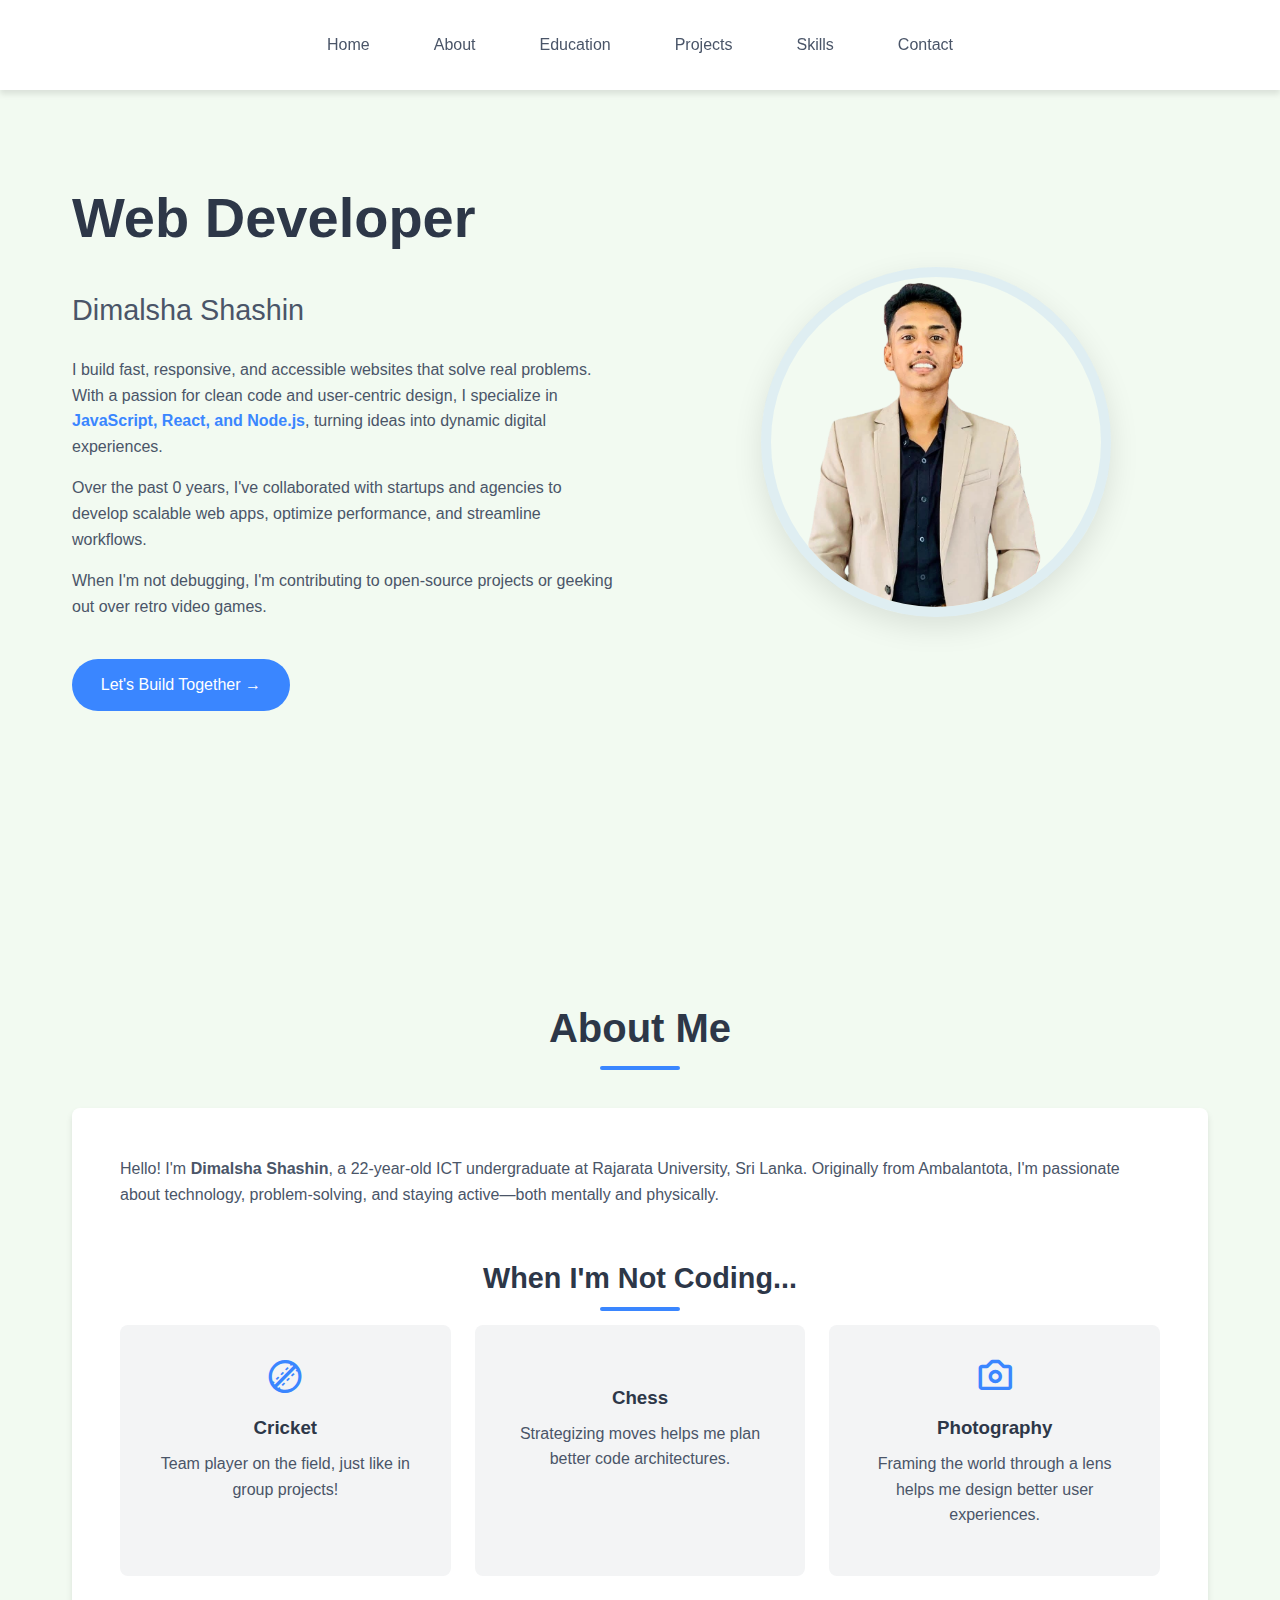
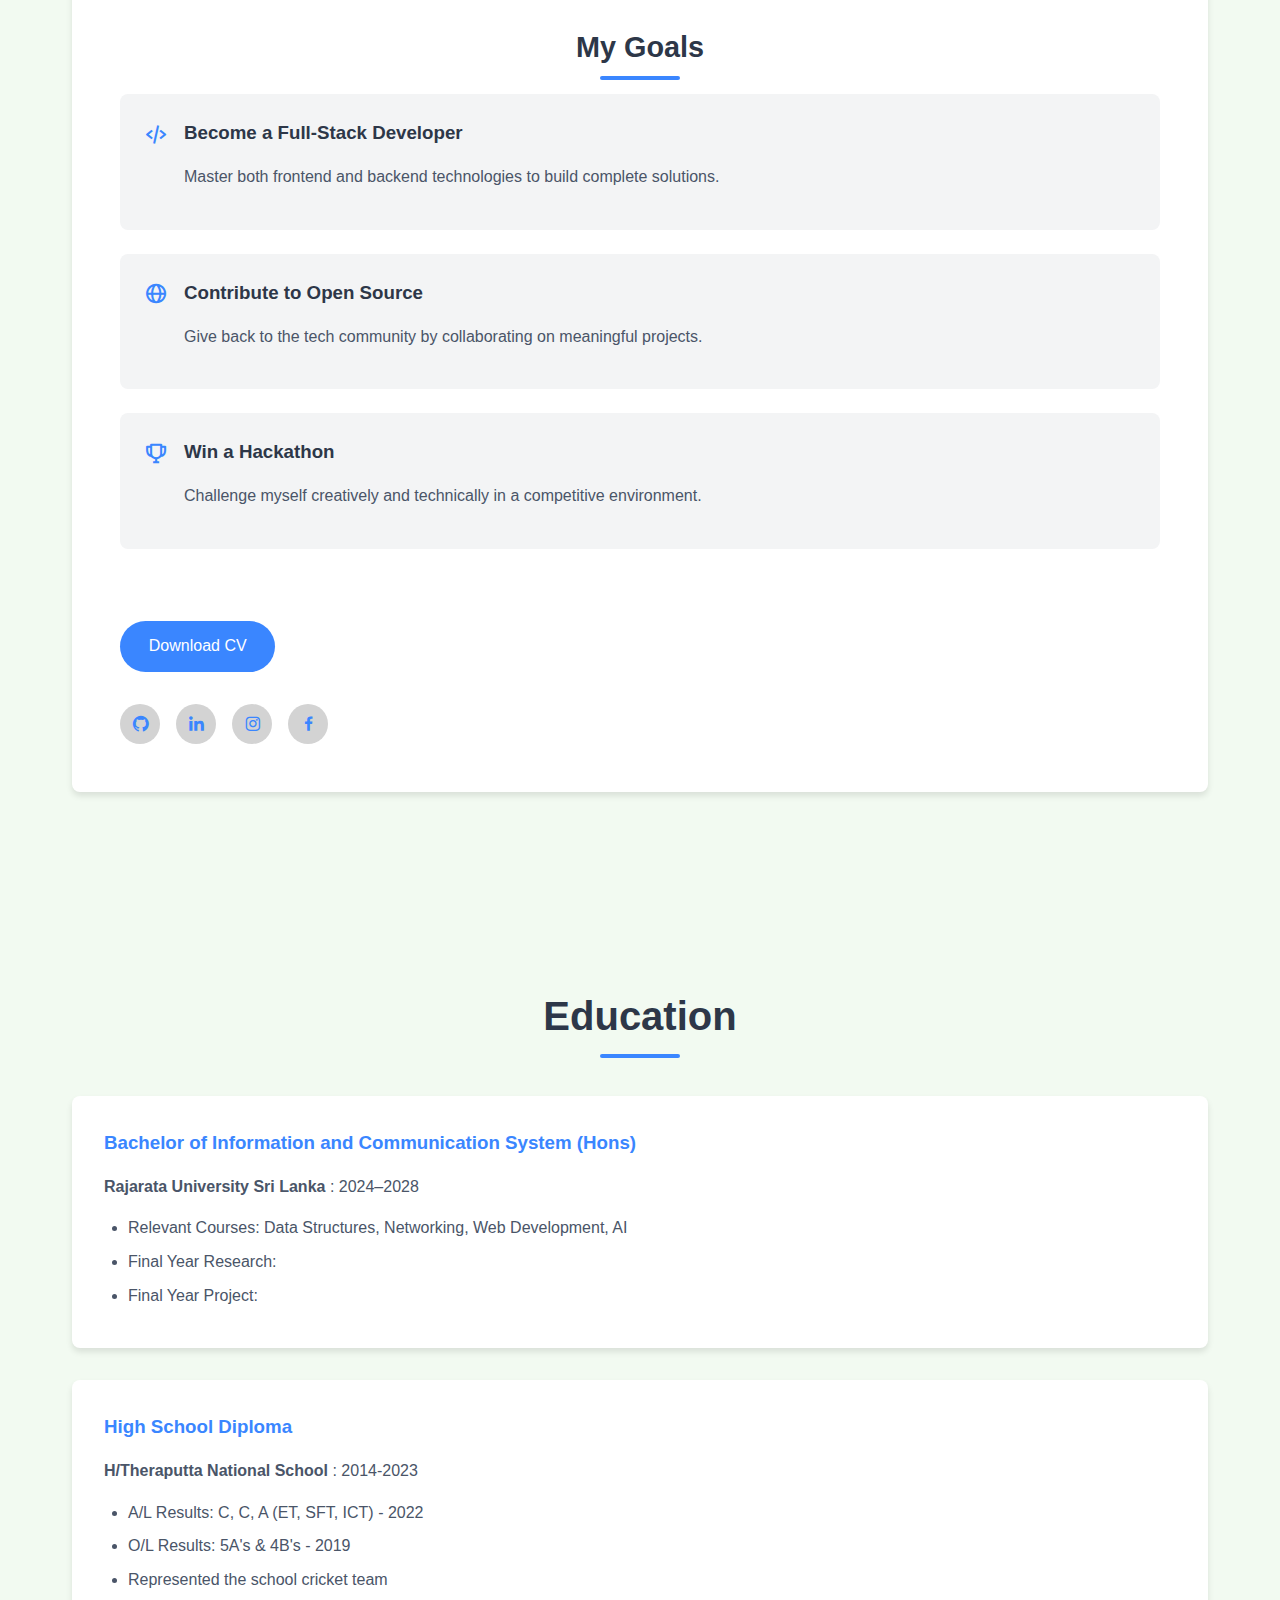
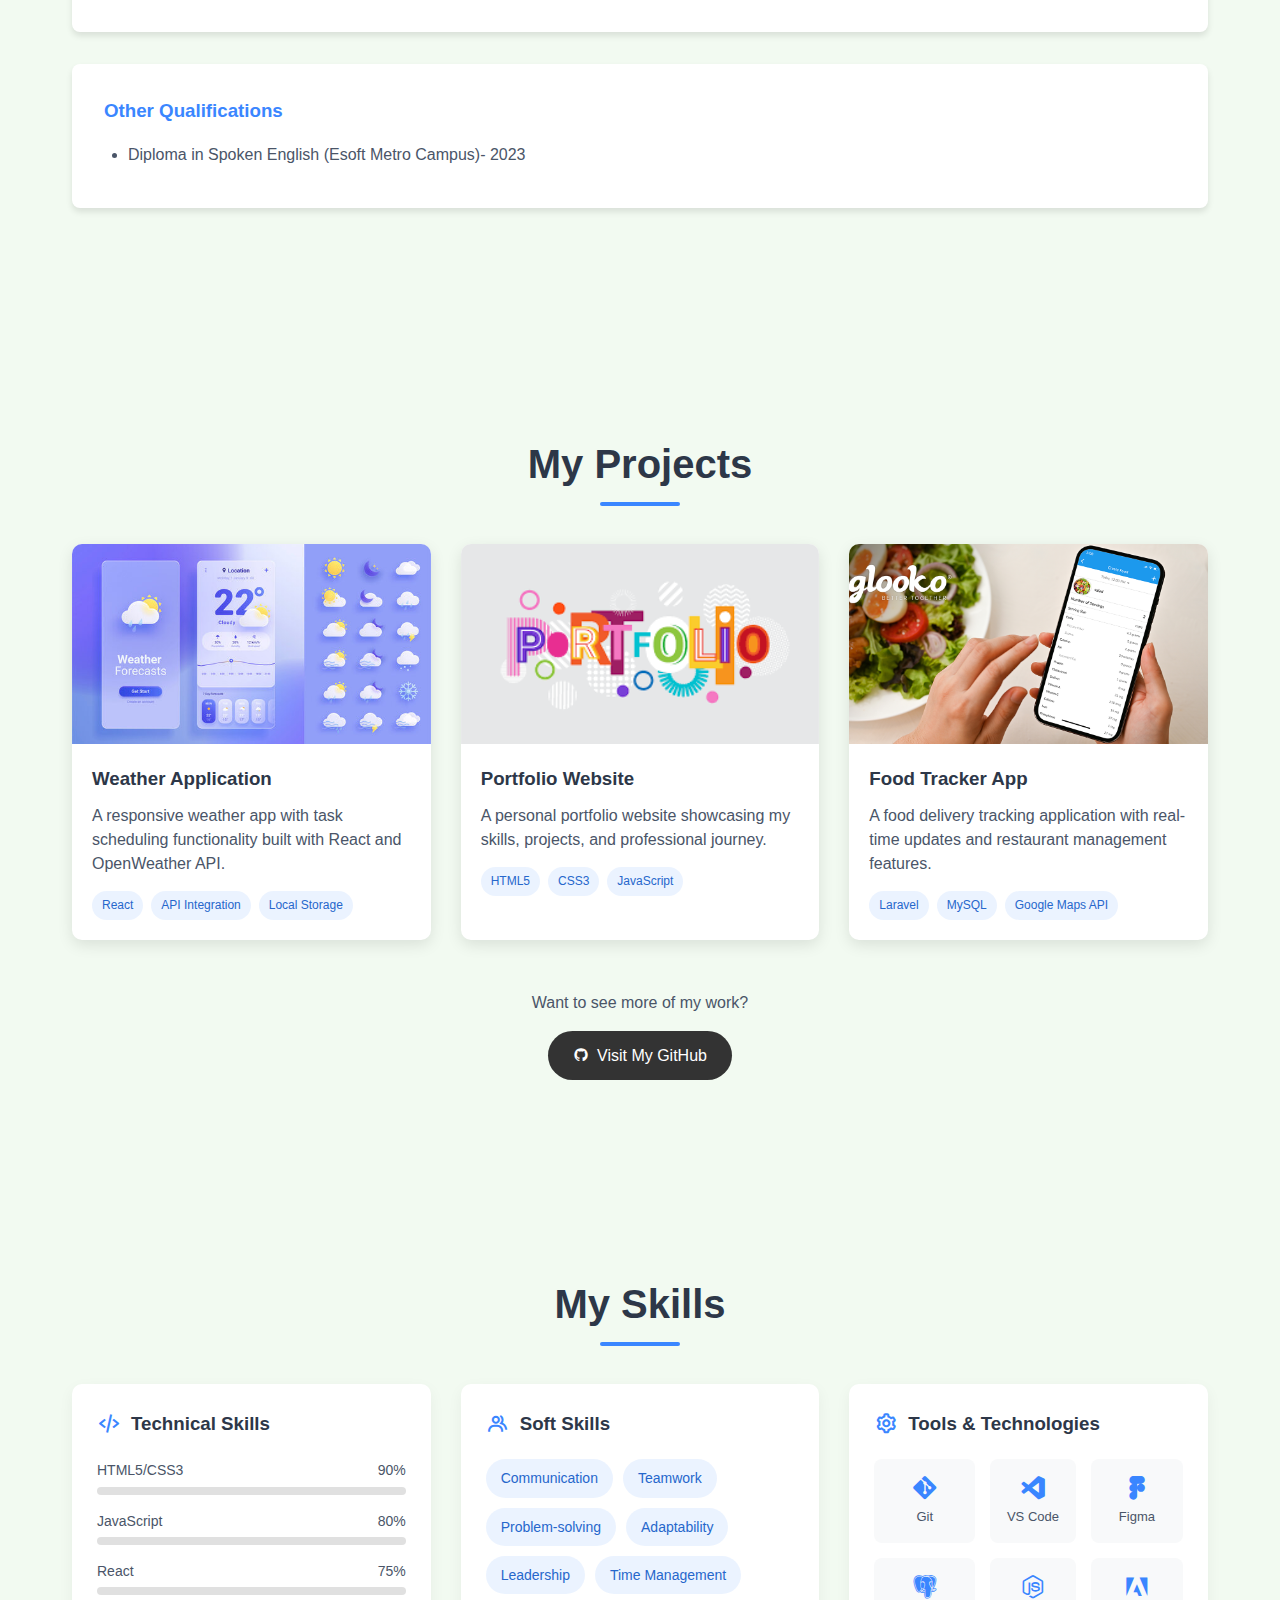
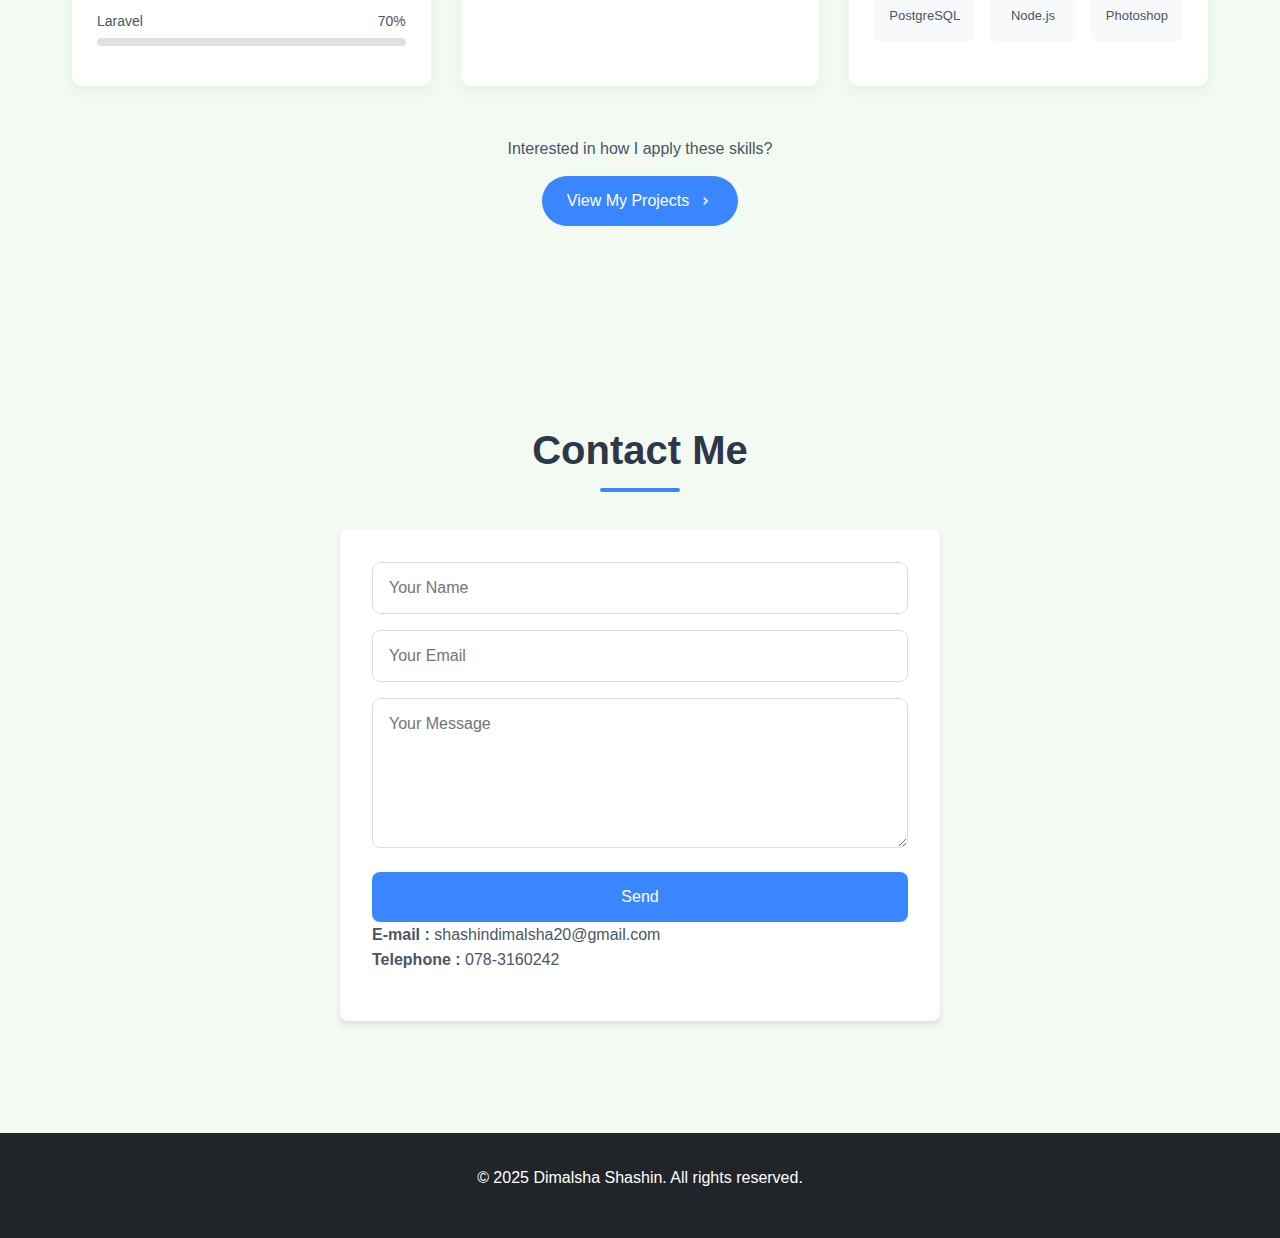
<file: index.html>
<!DOCTYPE html>
<html lang="en">
<head>
  <meta charset="UTF-8">
  <meta name="viewport" content="width=device-width, initial-scale=1.0">
  <title>My Portfolio</title>
  <link href="https://unpkg.com/boxicons@2.1.4/css/boxicons.min.css" rel="stylesheet">
  <link rel="stylesheet" href="style.css">
  <link rel="JavaScript" href="javascript.js">
</head>
<body>

  <header>
    <nav>
      <a href="#home-section">Home</a>
      <a href="#about">About</a>
      <a href="#education">Education</a>
      <a href="#projects">Projects</a>
      <a href="#skills">Skills</a>
      <a href="#contact">Contact</a>
    </nav>
  </header>

  <section id="home-section">
    <div class="about-content">
      <h1 class="title animate-pop-in">Web Developer</h1>
      <h3>Dimalsha Shashin</h3>
      <p class="animate-slide-up">
        I build fast, responsive, and accessible websites that solve real problems. 
        With a passion for clean code and user-centric design, I specialize in 
        <strong class="highlight">JavaScript, React, and Node.js</strong>, 
        turning ideas into dynamic digital experiences.
      </p>
      <p class="animate-slide-up">
        Over the past <span class="counter" data-target="5">0</span> years, 
        I've collaborated with startups and agencies to develop scalable web apps, 
        optimize performance, and streamline workflows.
      </p>
      <p class="animate-slide-up">
        When I'm not debugging, I'm contributing to open-source projects 
        or geeking out over retro video games. 
        <span class="typing-text"></span>
      </p>
      <a href="#contact" class="cta-button animate-fade-in">Let's Build Together →</a>
    </div>
    <div class="about-image animate-float">
      <div class="circle-mask">
        <img src="images/myphoto.png" alt="Web Developer">
      </div>
    </div>
  </section>

  <section id="about">
    <h2>About Me</h2>
    <div class="about-container">
      <p>Hello! I'm <strong>Dimalsha Shashin</strong>, a 22-year-old ICT undergraduate at Rajarata University, Sri Lanka. 
        Originally from Ambalantota, I'm passionate about technology, problem-solving, and staying active—both mentally and physically.
      </p>

      <div class="hobbies-section">
        <h2>When I'm Not Coding...</h2>
        <div class="hobby-grid">
          <div class="hobby-card">
            <i class="bx bx-cricket-ball hobby-icon"></i>
            <h3>Cricket</h3>
            <p>Team player on the field, just like in group projects!</p>
          </div>
          
          <div class="hobby-card">
            <i class="bx bx-chess hobby-icon"></i>
            <h3>Chess</h3>
            <p>Strategizing moves helps me plan better code architectures.</p>
          </div>
          
          <div class="hobby-card">
            <i class="bx bx-camera hobby-icon"></i>
            <h3>Photography</h3>
            <p>Framing the world through a lens helps me design better user experiences.</p>
          </div>
        </div>
      </div>

      <div class="goals-section">
        <h2>My Goals</h2>
        <div class="goals-list">
          <div class="goal-item">
            <i class="bx bx-code-alt goal-icon"></i>
            <div>
              <h3>Become a Full-Stack Developer</h3>
              <p>Master both frontend and backend technologies to build complete solutions.</p>
            </div>
          </div>
          <div class="goal-item">
            <i class="bx bx-globe goal-icon"></i>
            <div>
              <h3>Contribute to Open Source</h3>
              <p>Give back to the tech community by collaborating on meaningful projects.</p>
            </div>
          </div>
          <div class="goal-item">
            <i class="bx bx-trophy goal-icon"></i>
            <div>
              <h3>Win a Hackathon</h3>
              <p>Challenge myself creatively and technically in a competitive environment.</p>
            </div>
          </div>
        </div>
      </div>

      <a href="cv.html" class="btn">Download CV</a>
      
      <div class="sci">
        <a href="https://github.com/dimalsha-design"><i class="bx bxl-github"></i></a>
        <a href="https://www.linkedin.com/in/dimalsha-shashin-117ab2356/?lipi=urn%3Ali%3Apage%3Ad_flagship3_profile_view_base%3B7%2BuwTJVPQKCcENa9%2F9ztfw%3D%3D"><i class="bx bxl-linkedin"></i></a>
        <a href="https://instagram.com/@dimalsha_shashin"><i class="bx bxl-instagram"></i></a>
        <a href="https://www.facebook.com/dimalsha shashin"><i class="bx bxl-facebook"></i></a>
      </div>
    </div>
  </section>

  <section id="education">
    <h2>Education</h2>
    <div class="education-item">
      <h3>Bachelor of Information and Communication System (Hons)</h3>
      <p><strong>Rajarata University Sri Lanka</strong> : 2024–2028</p>
      <ul>
        <li>Relevant Courses: Data Structures, Networking, Web Development, AI</li>
        <li>Final Year Research: </li>
        <li>Final Year Project: </li>
      </ul>
    </div>

    <div class="education-item">
      <h3>High School Diploma</h3>
      <p><strong>H/Theraputta National School</strong> : 2014-2023</p>
      <ul>
        <li>A/L Results: C, C, A (ET, SFT, ICT) - 2022</li>
        <li>O/L Results: 5A's & 4B's - 2019</li>
        <li>Represented the school cricket team</li>
      </ul>
    </div>

    <div class="education-item">
      <h3>Other Qualifications</h3>
      <ul>
        <li>Diploma in Spoken English (Esoft Metro Campus)- 2023</li>
      </ul>
    </div>
  </section>

  <section id="projects">
    <h2>My Projects</h2>
    <div class="projects-container">
      <div class="project-card">
        <div class="project-image">
          <img src="images/weather.png.jpg" alt="Weather Application">
          <div class="project-links">
            <a href="#" class="demo-link" target="_blank"><i class="bx bx-globe"></i> Live Demo</a>
            <a href="#" class="code-link" target="_blank"><i class="bx bx-code-alt"></i> View Code</a>
          </div>
        </div>
        <div class="project-content">
          <h3>Weather Application</h3>
          <p>A responsive weather app with task scheduling functionality built with React and OpenWeather API.</p>
          <div class="project-tech">
            <span class="tech-tag">React</span>
            <span class="tech-tag">API Integration</span>
            <span class="tech-tag">Local Storage</span>
          </div>
        </div>
      </div>

      <div class="project-card">
        <div class="project-image">
          <img src="images/portfolio.png.png" alt="Portfolio Website">
          <div class="project-links">
            <a href="#" class="demo-link" target="_blank"><i class="bx bx-globe"></i> Live Demo</a>
            <a href="#" class="code-link" target="_blank"><i class="bx bx-code-alt"></i> View Code</a>
          </div>
        </div>
        <div class="project-content">
          <h3>Portfolio Website</h3>
          <p>A personal portfolio website showcasing my skills, projects, and professional journey.</p>
          <div class="project-tech">
            <span class="tech-tag">HTML5</span>
            <span class="tech-tag">CSS3</span>
            <span class="tech-tag">JavaScript</span>
          </div>
        </div>
      </div>

      <div class="project-card">
        <div class="project-image">
          <img src="images/food tracker.png.webp" alt="Food Tracker App">
          <div class="project-links">
            <a href="#" class="demo-link" target="_blank"><i class="bx bx-globe"></i> Live Demo</a>
            <a href="#" class="code-link" target="_blank"><i class="bx bx-code-alt"></i> View Code</a>
          </div>
        </div>
        <div class="project-content">
          <h3>Food Tracker App</h3>
          <p>A food delivery tracking application with real-time updates and restaurant management features.</p>
          <div class="project-tech">
            <span class="tech-tag">Laravel</span>
            <span class="tech-tag">MySQL</span>
            <span class="tech-tag">Google Maps API</span>
          </div>
        </div>
      </div>
    </div>
    
    <div class="github-cta">
      <p>Want to see more of my work?</p>
      <a href="https://github.com/dimalsha-design" class="github-button" target="_blank">
        <i class="bx bxl-github"></i> Visit My GitHub
      </a>
    </div>
  </section>

  <section id="skills">
    <h2>My Skills</h2>
    <div class="skills-container">
      <div class="skills-category">
        <div class="skills-header">
          <i class="bx bx-code-alt"></i>
          <h3>Technical Skills</h3>
        </div>
        <div class="skills-list">
          <div class="skill-item">
            <div class="skill-info">
              <span>HTML5/CSS3</span>
              <span>90%</span>
            </div>
            <div class="skill-bar">
              <div class="skill-progress" data-percent="90%"></div>
            </div>
          </div>
          
          <div class="skill-item">
            <div class="skill-info">
              <span>JavaScript</span>
              <span>80%</span>
            </div>
            <div class="skill-bar">
              <div class="skill-progress" data-percent="80%"></div>
            </div>
          </div>
          
          <div class="skill-item">
            <div class="skill-info">
              <span>React</span>
              <span>75%</span>
            </div>
            <div class="skill-bar">
              <div class="skill-progress" data-percent="75%"></div>
            </div>
          </div>
          
          <div class="skill-item">
            <div class="skill-info">
              <span>Laravel</span>
              <span>70%</span>
            </div>
            <div class="skill-bar">
              <div class="skill-progress" data-percent="70%"></div>
            </div>
          </div>
        </div>
      </div>
      
      <div class="skills-category">
        <div class="skills-header">
          <i class="bx bx-group"></i>
          <h3>Soft Skills</h3>
        </div>
        <div class="skills-tags">
          <span class="skill-tag">Communication</span>
          <span class="skill-tag">Teamwork</span>
          <span class="skill-tag">Problem-solving</span>
          <span class="skill-tag">Adaptability</span>
          <span class="skill-tag">Leadership</span>
          <span class="skill-tag">Time Management</span>
        </div>
      </div>
      
      <div class="skills-category">
        <div class="skills-header">
          <i class="bx bx-cog"></i>
          <h3>Tools & Technologies</h3>
        </div>
        <div class="skills-grid">
          <div class="tool-item">
            <i class="bx bxl-git"></i>
            <span>Git</span>
          </div>
          <div class="tool-item">
            <i class="bx bxl-visual-studio"></i>
            <span>VS Code</span>
          </div>
          <div class="tool-item">
            <i class="bx bxl-figma"></i>
            <span>Figma</span>
          </div>
          <div class="tool-item">
            <i class="bx bxl-postgresql"></i>
            <span>PostgreSQL</span>
          </div>
          <div class="tool-item">
            <i class="bx bxl-nodejs"></i>
            <span>Node.js</span>
          </div>
          <div class="tool-item">
            <i class="bx bxl-adobe"></i>
            <span>Photoshop</span>
          </div>
        </div>
      </div>
    </div>
    
    <div class="skills-cta">
      <p>Interested in how I apply these skills?</p>
      <a href="#projects" class="projects-button">View My Projects <i class="bx bx-chevron-right"></i></a>
    </div>
  </section>

  <section id="contact">
    <h2>Contact Me</h2>
    <form onsubmit="submitForm(event)">
      <input type="text" id="name" placeholder="Your Name" required>
      <input type="email" id="email" placeholder="Your Email" required>
      <textarea id="message" rows="5" placeholder="Your Message" required></textarea>
      <button type="submit">Send</button>
      <p><strong>E-mail :</strong> shashindimalsha20@gmail.com<br>
      <strong>Telephone :</strong> 078-3160242</p>
    </form>
    <p id="formMessage" style="color: green; margin-top: 10px;"></p>
  </section>

  <footer>
    <p>&copy; 2025 Dimalsha Shashin. All rights reserved.</p>
  </footer>

  <script src="javascript.js"></script>
</body>
</html>
</file>
<file: style.css>
/* Base Styles */
:root {
  --primary-color: #3a86ff;
  --primary-light: rgba(58, 134, 255, 0.1);
  --primary-dark: #2667cc;
  --secondary-color: #8338ec;
  --accent-color: #ff006e;
  --light-color: #f3f4f5;
  --dark-color: #212529;
  --text-color: #4a5568;
  --heading-color: #2d3748;
  --card-bg: #ffffff;
  --shadow: 0 4px 6px rgba(0, 0, 0, 0.1);
  --border-radius: 8px;
}

* {
  margin: 0;
  padding: 0;
  box-sizing: border-box;
  font-family: 'Segoe UI', Tahoma, Geneva, Verdana, sans-serif;
}

body {
  background-color: #f1faf0e7;
  color: var(--text-color);
  line-height: 1.6;
}

h1, h2, h3, h4 {
  color: var(--heading-color);
  margin-bottom: 1rem;
}

p {
  margin-bottom: 1rem;
}

a {
  text-decoration: none;
  color: var(--primary-color);
  transition: color 0.3s ease;
}

a:hover {
  color: var(--primary-dark);
}

/* Header & Navigation */
header {
  background-color: var(--card-bg);
  box-shadow: var(--shadow);
  position: fixed;
  width: 100%;
  top: 0;
  z-index: 1000;
}

nav {
  display: flex;
  justify-content: center;
  padding: 1.5rem 2rem;
}

nav a {
  margin: 0 1rem;
  padding: 0.5rem 1rem;
  font-weight: 500;
  color: var(--text-color);
  position: relative;
}

nav a:hover {
  color: var(--primary-color);
}

nav a::after {
  content: '';
  position: absolute;
  width: 0;
  height: 2px;
  bottom: 0;
  left: 0;
  background-color: var(--primary-color);
  transition: width 0.3s ease;
}

nav a:hover::after {
  width: 100%;
}

/* Sections */
section {
  padding: 6rem 2rem;
  max-width: 1200px;
  margin: 0 auto;
}

section h2 {
  text-align: center;
  font-size: 2.5rem;
  margin-bottom: 3rem;
  position: relative;
}

section h2::after {
  content: '';
  position: absolute;
  width: 80px;
  height: 4px;
  background: var(--primary-color);
  bottom: -10px;
  left: 50%;
  transform: translateX(-50%);
  border-radius: 2px;
}

/* Home Section */
#home-section {
  display: flex;
  align-items: center;
  justify-content: space-between;
  min-height: 100vh;
  padding-top: 80px;
}

.about-content {
  flex: 1;
  padding-right: 3rem;
}

.about-content h1 {
  font-size: 3.5rem;
  margin-bottom: 1.5rem;
  color: var(--heading-color);
}

.about-content h3 {
  font-size: 1.8rem;
  margin-bottom: 1.5rem;
  color: var(--text-color);
  font-weight: 400;
}

.highlight {
  color: var(--primary-color);
  font-weight: 600;
}

.cta-button {
  display: inline-block;
  background: var(--primary-color);
  color: white;
  padding: 0.8rem 1.8rem;
  border-radius: 30px;
  font-weight: 500;
  margin-top: 1.5rem;
  transition: all 0.3s ease;
}

.cta-button:hover {

  transform: translateY(-3px);
  box-shadow: 0 10px 20px rgba(58, 134, 255, 0.3);
  color:black;
}

.about-image {
  flex: 1;
  display: flex;
  justify-content: center;
}

.circle-mask {
  width: 350px;
  height: 350px;
  border-radius: 50%;
  overflow: hidden;
  border: 10px solid var(--primary-light);
  box-shadow: 0 10px 30px rgba(0, 0, 0, 0.1);
}

.circle-mask img {
  width: 100%;
  height: 100%;
  object-fit: cover;
}

/* About Section */
.about-container {
  background: var(--card-bg);
  padding: 3rem;
  border-radius: var(--border-radius);
  box-shadow: var(--shadow);
}

.hobbies-section {
  margin: 3rem 0;
}

.hobbies-section h2 {
  text-align: center;
  font-size: 1.8rem;
  margin-bottom: 1.5rem;
}

.hobby-grid {
  display: grid;
  grid-template-columns: repeat(auto-fit, minmax(250px, 1fr));
  gap: 1.5rem;
}

.hobby-card {
  background: var(--light-color);
  padding: 2rem;
  border-radius: var(--border-radius);
  text-align: center;
  transition: transform 0.3s ease;
}

.hobby-card:hover {
  transform: translateY(-5px);
}

.hobby-icon {
  font-size: 2.5rem;
  color: var(--primary-color);
  margin-bottom: 1rem;
}

.hobby-card h3 {
  margin-bottom: 0.5rem;
}

.goals-section {
  margin: 3rem 0;
}

.goals-section h2 {
  text-align: center;
  font-size: 1.8rem;
  margin-bottom: 1.5rem;

}

.goals-list {
  display: grid;
  gap: 1.5rem;
}

.goal-item {
  display: flex;
  align-items: flex-start;
  gap: 1rem;
  background: var(--light-color);
  padding: 1.5rem;
  border-radius: var(--border-radius);
}

.goal-icon {
  font-size: 1.5rem;
  color: var(--primary-color);
  margin-top: 0.3rem;
}

.btn {
  display: inline-block;
  background: var(--primary-color);
  color: white;
  padding: 0.8rem 1.8rem;
  border-radius: 30px;
  font-weight: 500;
  margin-top: 1.5rem;
  transition: all 0.3s ease;
}

.btn:hover {
  background: var(--primary-dark);
  transform: translateY(-3px);
  box-shadow: 0 10px 20px rgba(58, 134, 255, 0.3);
  color: black;
}

.sci {
  display: flex;
  gap: 1rem;
  margin-top: 2rem;
}

.sci a {
  display: flex;
  align-items: center;
  justify-content: center;
  width: 40px;
  height: 40px;
  background: var(--light-color);
  border-radius: 50%;
  font-size: 1.2rem;
  transition: all 0.3s ease;
  background-color: lightgrey;
}

.sci a:hover {
  background: var(--primary-color);
  color: white;
  transform: translateY(-3px);
}

/* Education Section */
.education-item {
  background: var(--card-bg);
  padding: 2rem;
  border-radius: var(--border-radius);
  box-shadow: var(--shadow);
  margin-bottom: 2rem;
}

.education-item h3 {
  color: var(--primary-color);
}

.education-item p {
  margin-bottom: 0.5rem;
  font-weight: 500;
}

.education-item ul {
  margin-left: 1.5rem;
  margin-top: 1rem;
}

.education-item li {
  margin-bottom: 0.5rem;
}

/* Projects Section */
.projects-container {
  display: grid;
  grid-template-columns: repeat(auto-fill, minmax(350px, 1fr));
  gap: 30px;
  margin-top: 40px;
}

.project-card {
  background: var(--card-bg);
  border-radius: 10px;
  overflow: hidden;
  box-shadow: 0 5px 15px rgba(0, 0, 0, 0.1);
  transition: transform 0.3s ease, box-shadow 0.3s ease;
}

.project-card:hover {
  transform: translateY(-5px);
  box-shadow: 0 10px 25px rgba(0, 0, 0, 0.15);
}

.project-image {
  position: relative;
  height: 200px;
  overflow: hidden;
}

.project-image img {
  width: 100%;
  height: 100%;
  object-fit: cover;
  transition: transform 0.5s ease;
}

.project-card:hover .project-image img {
  transform: scale(1.05);
}

.project-links {
  position: absolute;
  bottom: 0;
  left: 0;
  right: 0;
  background: rgba(0, 0, 0, 0.7);
  padding: 15px;
  display: flex;
  justify-content: space-around;
  opacity: 0;
  transition: opacity 0.3s ease;
}

.project-card:hover .project-links {
  opacity: 1;
}

.demo-link, .code-link {
  color: white;
  text-decoration: none;
  font-size: 14px;
  display: flex;
  align-items: center;
  gap: 5px;
  transition: color 0.3s ease;
}

.demo-link:hover, .code-link:hover {
  color: var(--primary-color);
}

.project-content {
  padding: 20px;
}

.project-content h3 {
  margin-bottom: 10px;
  color: var(--heading-color);
}

.project-content p {
  color: var(--text-color);
  margin-bottom: 15px;
  line-height: 1.5;
}

.project-tech {
  display: flex;
  flex-wrap: wrap;
  gap: 8px;
}

.tech-tag {
  background: var(--primary-light);
  color: var(--primary-dark);
  padding: 5px 10px;
  border-radius: 20px;
  font-size: 12px;
  font-weight: 500;
}

.github-cta {
  text-align: center;
  margin-top: 50px;
}

.github-cta p {
  margin-bottom: 15px;
  color: var(--text-color);
}

.github-button {
  display: inline-flex;
  align-items: center;
  gap: 8px;
  background: #333;
  color: white;
  padding: 12px 25px;
  border-radius: 30px;
  text-decoration: none;
  font-weight: 500;
  transition: background 0.3s ease, transform 0.3s ease;
}

.github-button:hover {
  background: #444;
  transform: translateY(-2px);
}

/* Skills Section */
.skills-container {
  display: grid;
  grid-template-columns: repeat(auto-fit, minmax(300px, 1fr));
  gap: 30px;
  margin-top: 40px;
}

.skills-category {
  background: var(--card-bg);
  border-radius: 10px;
  padding: 25px;
  box-shadow: 0 5px 15px rgba(0, 0, 0, 0.05);
}

.skills-header {
  display: flex;
  align-items: center;
  gap: 10px;
  margin-bottom: 20px;
}

.skills-header i {
  font-size: 24px;
  color: var(--primary-color);
}

.skills-header h3 {
  color: var(--heading-color);
  margin: 0;
}

.skill-item {
  margin-bottom: 15px;
}

.skill-info {
  display: flex;
  justify-content: space-between;
  margin-bottom: 5px;
  font-size: 14px;
}

.skill-bar {
  height: 8px;
  background: #e0e0e0;
  border-radius: 4px;
  overflow: hidden;
}

.skill-progress {
  height: 100%;
  background: var(--primary-color);
  border-radius: 4px;
  width: 0;
  transition: width 1s ease-in-out;
}

.skills-tags {
  display: flex;
  flex-wrap: wrap;
  gap: 10px;
}

.skill-tag {
  background: var(--primary-light);
  color: var(--primary-dark);
  padding: 8px 15px;
  border-radius: 20px;
  font-size: 14px;
}

.skills-grid {
  display: grid;
  grid-template-columns: repeat(3, 1fr);
  gap: 15px;
}

.tool-item {
  display: flex;
  flex-direction: column;
  align-items: center;
  gap: 5px;
  padding: 15px;
  background: #f8f9fa;
  border-radius: 8px;
  transition: transform 0.3s ease;
}

.tool-item:hover {
  transform: translateY(-5px);
}

.tool-item i {
  font-size: 28px;
  color: var(--primary-color);
}

.tool-item span {
  font-size: 13px;
  text-align: center;
}

.skills-cta {
  text-align: center;
  margin-top: 50px;
}

.skills-cta p {
  margin-bottom: 15px;
  color: var(--text-color);
}

.projects-button {
  display: inline-flex;
  align-items: center;
  gap: 8px;
  background: var(--primary-color);
  color: white;
  padding: 12px 25px;
  border-radius: 30px;
  text-decoration: none;
  font-weight: 500;
  transition: background 0.3s ease, transform 0.3s ease;
}

.projects-button:hover {
  background: var(--primary-dark);
  transform: translateY(-2px);
  color: white;
}

/* Contact Section */
form {
  max-width: 600px;
  margin: 0 auto;
  background: var(--card-bg);
  padding: 2rem;
  border-radius: var(--border-radius);
  box-shadow: var(--shadow);
}

input, textarea {
  width: 100%;
  padding: 1rem;
  margin-bottom: 1rem;
  border: 1px solid #ddd;
  border-radius: var(--border-radius);
  font-size: 1rem;
  transition: border-color 0.3s ease;
}

input:focus, textarea:focus {
  outline: none;
  border-color: var(--primary-color);
}

textarea {
  resize: vertical;
  min-height: 150px;
}

form button {
  background: var(--primary-color);
  color: white;
  border: none;
  padding: 1rem 2rem;
  border-radius: var(--border-radius);
  font-size: 1rem;
  font-weight: 500;
  cursor: pointer;
  transition: all 0.3s ease;
  width: 100%;
}

form button:hover {
  background: var(--primary-dark);
  transform: translateY(-2px);
}

/* Footer */
footer {
  text-align: center;
  padding: 2rem;
  background: var(--dark-color);
  color: white;
}

/* Animations */
@keyframes fadeIn {
  from { opacity: 0; }
  to { opacity: 1; }
}

@keyframes slideUp {
  from { 
    opacity: 0;
    transform: translateY(20px);
  }
  to { 
    opacity: 1;
    transform: translateY(0);
  }
}

.animate-pop-in {
  animation: fadeIn 0.8s ease forwards, slideUp 0.8s ease forwards;
}

.animate-slide-up {
  animation: slideUp 1s ease forwards;
}

.animate-fade-in {
  animation: fadeIn 1.5s ease forwards;
}

/* Responsive Design */
@media (max-width: 768px) {
  #home-section {
    flex-direction: column;
    text-align: center;
    padding-top: 100px;
  }

  .about-content {
    padding-right: 0;
    margin-bottom: 3rem;
  }

  .circle-mask {
    width: 250px;
    height: 250px;
  }

  nav {
    flex-wrap: wrap;
    padding: 1rem;
  }

  nav a {
    margin: 0 0.5rem;
    padding: 0.5rem;
    font-size: 0.9rem;
  }

  section {
    padding: 4rem 1rem;
  }

  .projects-container {
    grid-template-columns: 1fr;
  }

  .skills-container {
    grid-template-columns: 1fr;
  }
}
</file>
